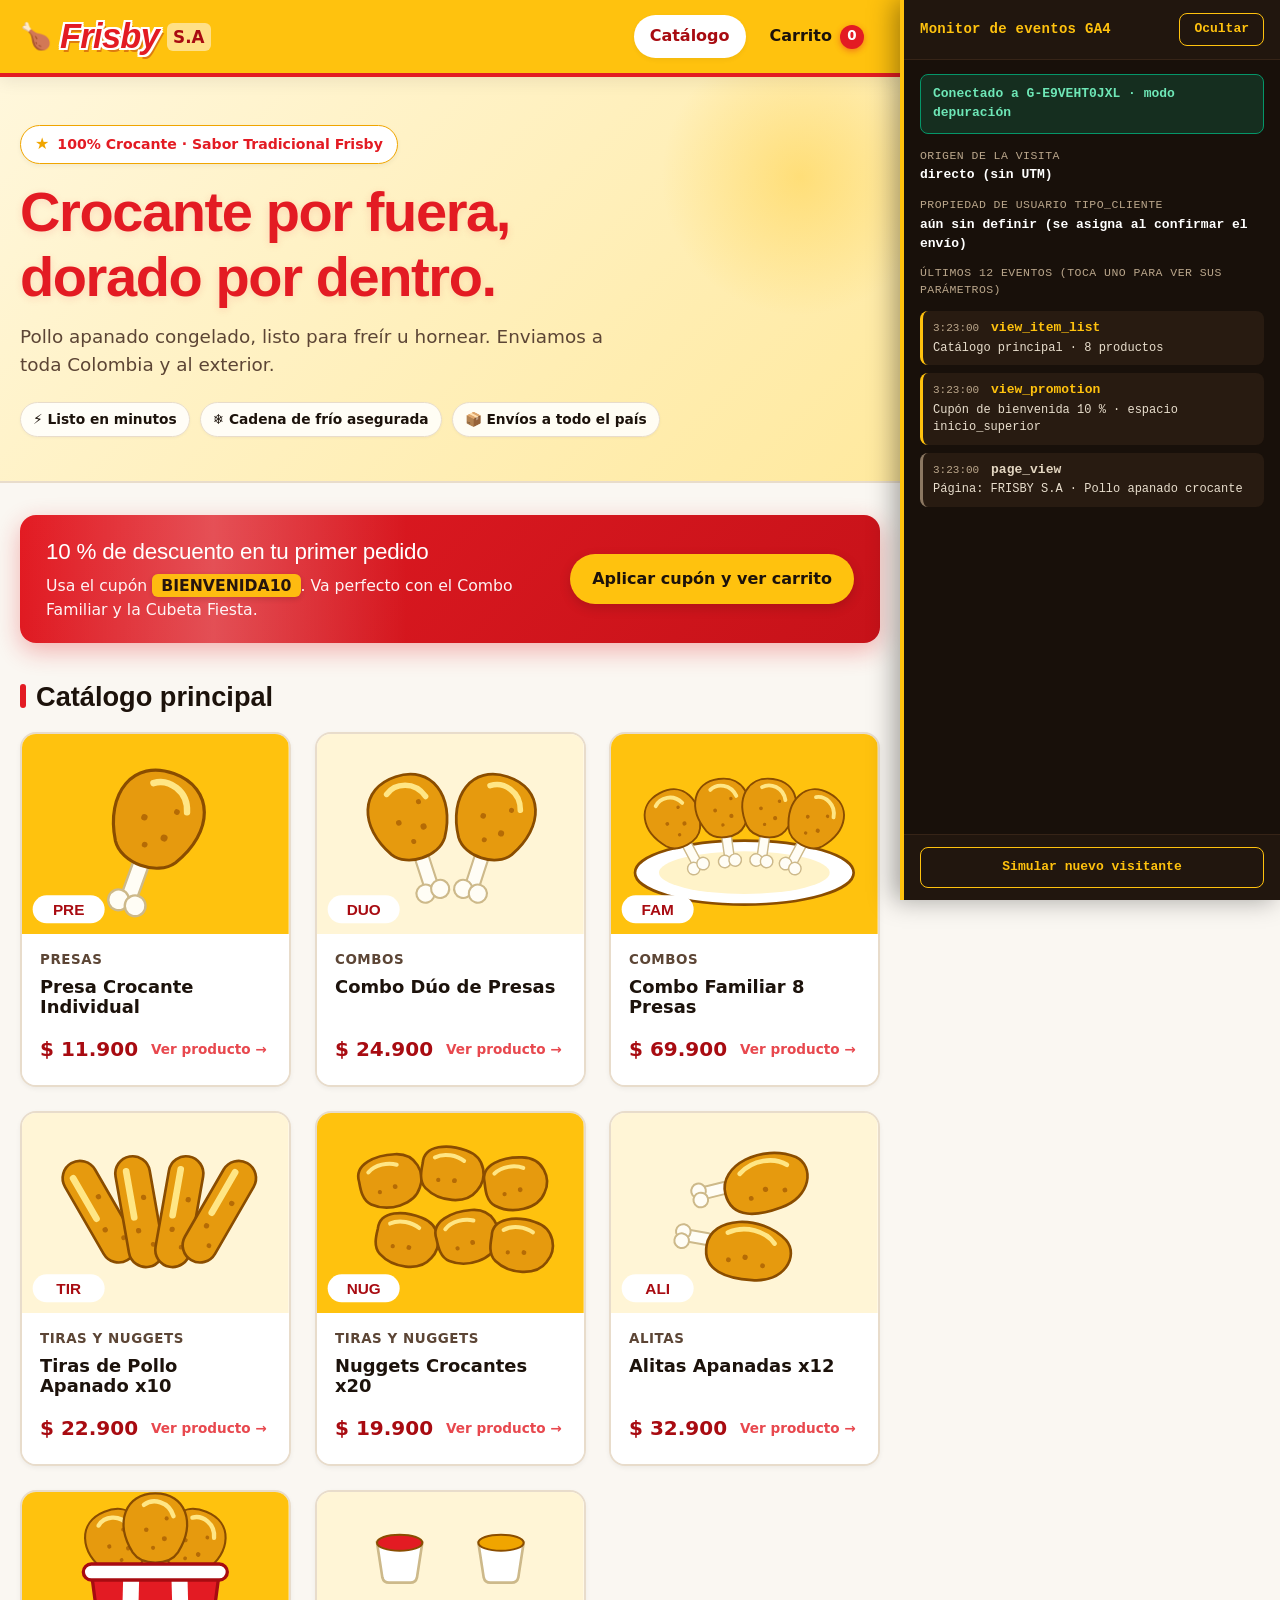
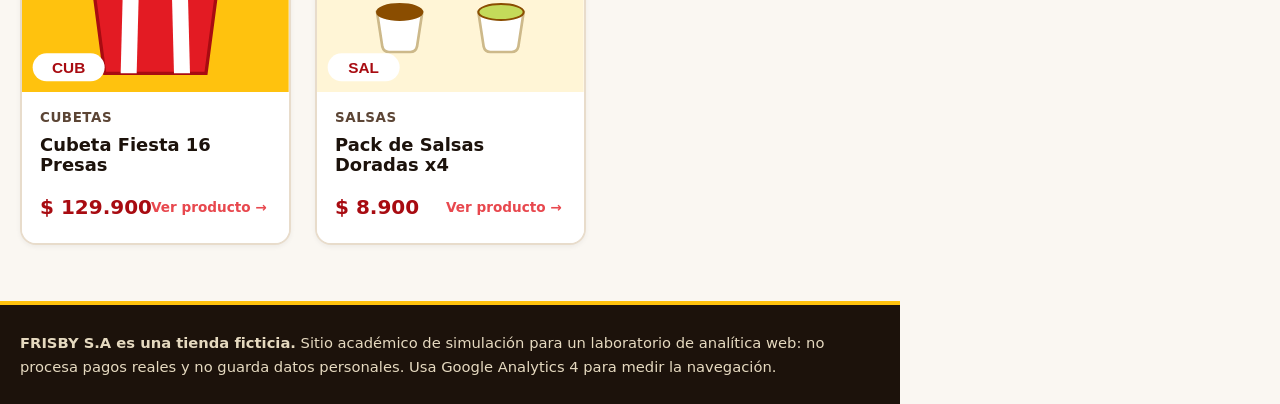
<file: index.html>
<!DOCTYPE html>
<html lang="es">
<head>
  <meta charset="utf-8">
  <meta name="viewport" content="width=device-width, initial-scale=1">
  <title>FRISBY S.A · Pollo apanado crocante</title>
  <meta name="description" content="FRISBY S.A: tienda ficticia de pollo apanado para un laboratorio académico de Google Analytics 4.">
  <link rel="stylesheet" href="css/estilos.css">
  <script>try{if(localStorage.getItem('frisby_monitor_oculto')==='1')document.documentElement.classList.add('monitor-oculto')}catch(e){}</script>
</head>
<body>
  <header class="cabecera">
    <div class="interior">
      <a class="marca" href="index.html" aria-label="FRISBY S.A, ir al inicio">
        <span class="marca-nombre">Frisby</span><span class="marca-sa">S.A</span>
      </a>
      <nav class="menu" aria-label="Principal">
        <a href="index.html" aria-current="page">Catálogo</a>
        <a href="carrito.html">Carrito <span class="contador" id="contador-carrito">0</span></a>
      </nav>
    </div>
  </header>

  <main>
    <section class="portada">
      <div class="interior">
        <div class="portada-insignia">
          <span class="insignia-estrella" aria-hidden="true">★</span>
          <span>100% Crocante · Sabor Tradicional Frisby</span>
        </div>
        <h1>Crocante por fuera,<br>dorado por dentro.</h1>
        <p>Pollo apanado congelado, listo para freír u hornear. Enviamos a toda Colombia y al exterior.</p>
        <div class="portada-chips">
          <span class="chip-item">⚡ Listo en minutos</span>
          <span class="chip-item">❄️ Cadena de frío asegurada</span>
          <span class="chip-item">📦 Envíos a todo el país</span>
        </div>
      </div>
    </section>

    <div class="interior contenido">
      <button type="button" id="banner-cupon" class="banner-cupon">
        <span class="banner-texto">
          <span class="banner-titulo">10 % de descuento en tu primer pedido</span>
          <span class="banner-detalle">Usa el cupón <strong>BIENVENIDA10</strong>. Va perfecto con el Combo Familiar y la Cubeta Fiesta.</span>
        </span>
        <span class="banner-cta" id="banner-cta">Aplicar cupón y ver carrito</span>
      </button>

      <section aria-labelledby="titulo-catalogo">
        <h2 id="titulo-catalogo" class="titulo-seccion">Catálogo principal</h2>
        <div id="catalogo" class="catalogo"></div>
      </section>
    </div>
  </main>

  <footer class="pie">
    <div class="interior">
      <p><strong>FRISBY S.A es una tienda ficticia.</strong> Sitio académico de simulación para un laboratorio de analítica web: no procesa pagos reales y no guarda datos personales. Usa Google Analytics 4 para medir la navegación.</p>
    </div>
  </footer>

  <script src="js/config.js"></script>
  <script src="js/productos.js"></script>
  <script src="js/analytics.js"></script>
  <script src="js/carrito.js"></script>
  <script src="js/monitor.js"></script>
  <script src="js/comun.js"></script>
  <script src="js/pagina-index.js"></script>
</body>
</html>
</file>
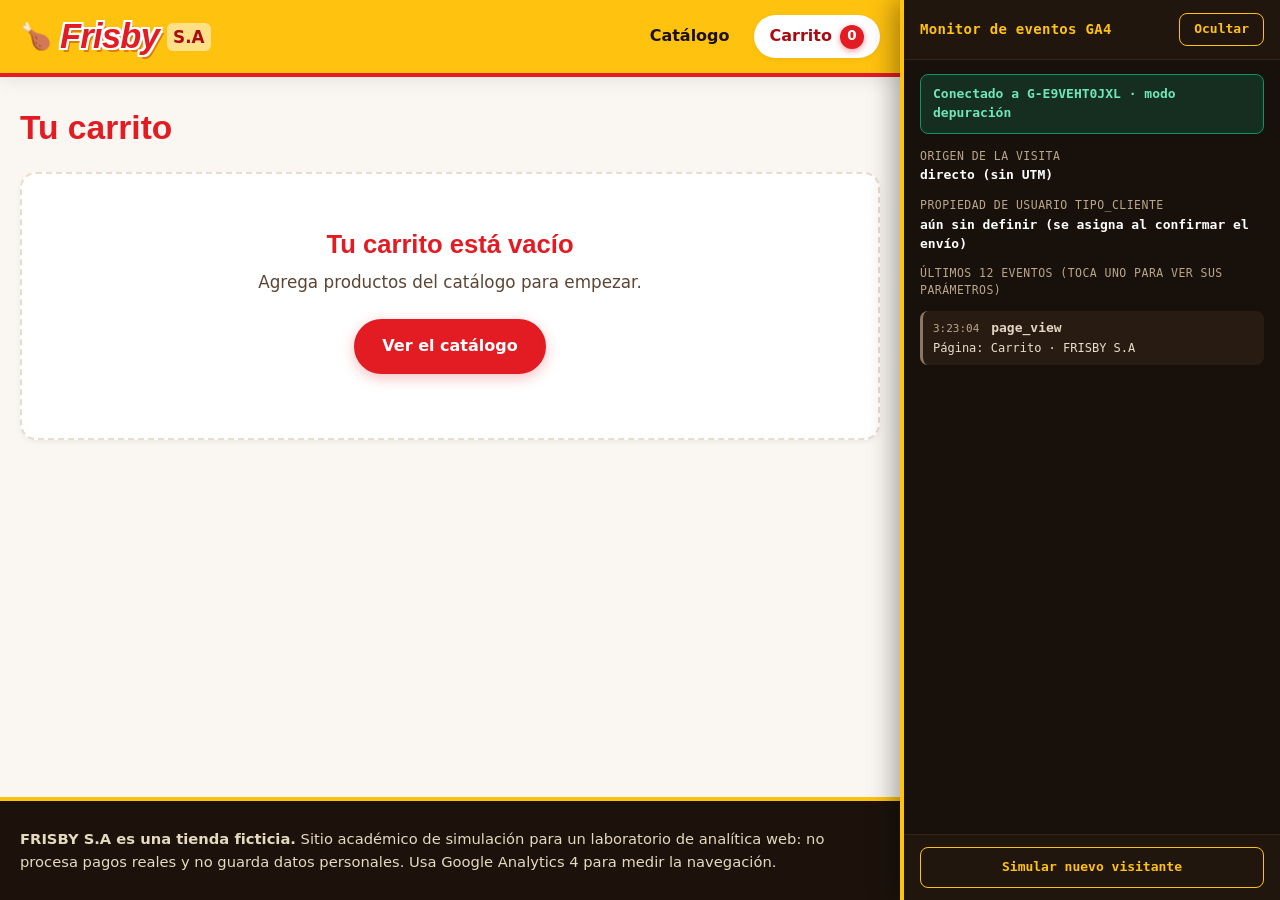
<file: carrito.html>
<!DOCTYPE html>
<html lang="es">
<head>
  <meta charset="utf-8">
  <meta name="viewport" content="width=device-width, initial-scale=1">
  <title>Carrito · FRISBY S.A</title>
  <meta name="description" content="FRISBY S.A: tienda ficticia de pollo apanado para un laboratorio académico de Google Analytics 4.">
  <link rel="stylesheet" href="css/estilos.css">
  <script>try{if(localStorage.getItem('frisby_monitor_oculto')==='1')document.documentElement.classList.add('monitor-oculto')}catch(e){}</script>
</head>
<body>
  <header class="cabecera">
    <div class="interior">
      <a class="marca" href="index.html" aria-label="FRISBY S.A, ir al inicio">
        <span class="marca-nombre">Frisby</span><span class="marca-sa">S.A</span>
      </a>
      <nav class="menu" aria-label="Principal">
        <a href="index.html">Catálogo</a>
        <a href="carrito.html" aria-current="page">Carrito <span class="contador" id="contador-carrito">0</span></a>
      </nav>
    </div>
  </header>

  <main class="interior contenido">
    <h1 class="titulo-pagina">Tu carrito</h1>
    <div id="carrito-contenido"></div>
  </main>

  <footer class="pie">
    <div class="interior">
      <p><strong>FRISBY S.A es una tienda ficticia.</strong> Sitio académico de simulación para un laboratorio de analítica web: no procesa pagos reales y no guarda datos personales. Usa Google Analytics 4 para medir la navegación.</p>
    </div>
  </footer>

  <script src="js/config.js"></script>
  <script src="js/productos.js"></script>
  <script src="js/analytics.js"></script>
  <script src="js/carrito.js"></script>
  <script src="js/monitor.js"></script>
  <script src="js/comun.js"></script>
  <script src="js/pagina-carrito.js"></script>
</body>
</html>
</file>
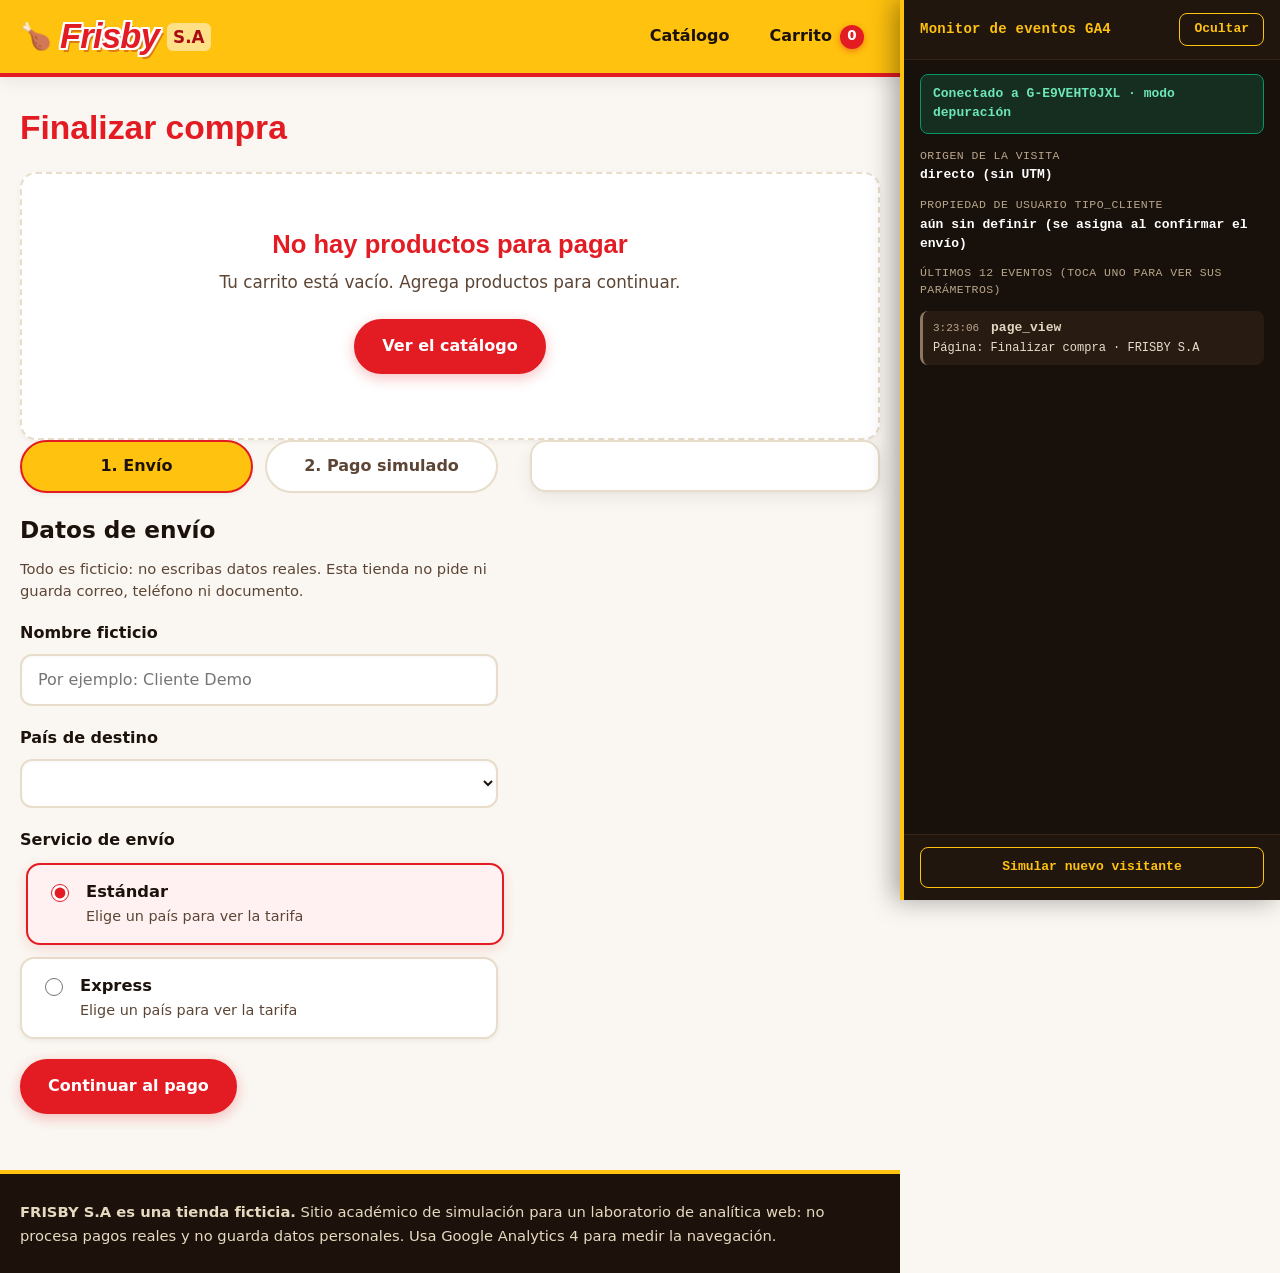
<file: checkout.html>
<!DOCTYPE html>
<html lang="es">
<head>
  <meta charset="utf-8">
  <meta name="viewport" content="width=device-width, initial-scale=1">
  <title>Finalizar compra · FRISBY S.A</title>
  <meta name="description" content="FRISBY S.A: tienda ficticia de pollo apanado para un laboratorio académico de Google Analytics 4.">
  <link rel="stylesheet" href="css/estilos.css">
  <script>try{if(localStorage.getItem('frisby_monitor_oculto')==='1')document.documentElement.classList.add('monitor-oculto')}catch(e){}</script>
</head>
<body>
  <header class="cabecera">
    <div class="interior">
      <a class="marca" href="index.html" aria-label="FRISBY S.A, ir al inicio">
        <span class="marca-nombre">Frisby</span><span class="marca-sa">S.A</span>
      </a>
      <nav class="menu" aria-label="Principal">
        <a href="index.html">Catálogo</a>
        <a href="carrito.html">Carrito <span class="contador" id="contador-carrito">0</span></a>
      </nav>
    </div>
  </header>

  <main class="interior contenido">
    <h1 class="titulo-pagina">Finalizar compra</h1>

    <div id="checkout-vacio" class="vacio" hidden>
      <h2>No hay productos para pagar</h2>
      <p>Tu carrito está vacío. Agrega productos para continuar.</p>
      <a class="boton" href="index.html">Ver el catálogo</a>
    </div>

    <div id="checkout" class="checkout-grid">
      <section class="panel-pasos">
        <ol class="pasos" aria-label="Pasos del checkout">
          <li id="ind-1" class="activo">1. Envío</li>
          <li id="ind-2">2. Pago simulado</li>
        </ol>

        <div id="paso-1">
          <h2 id="titulo-paso-1" tabindex="-1">Datos de envío</h2>
          <p class="nota">Todo es ficticio: no escribas datos reales. Esta tienda no pide ni guarda correo, teléfono ni documento.</p>

          <div class="campo">
            <label for="nombre">Nombre ficticio</label>
            <input id="nombre" type="text" maxlength="40" autocomplete="off" placeholder="Por ejemplo: Cliente Demo">
          </div>

          <div class="campo">
            <label for="pais">País de destino</label>
            <select id="pais" autocomplete="off"></select>
          </div>

          <fieldset class="campo opciones">
            <legend>Servicio de envío</legend>
            <label class="opcion">
              <input type="radio" name="servicio" value="Estándar" checked>
              <span><strong>Estándar</strong><small id="precio-Estándar">Elige un país para ver la tarifa</small></span>
            </label>
            <label class="opcion">
              <input type="radio" name="servicio" value="Express">
              <span><strong>Express</strong><small id="precio-Express">Elige un país para ver la tarifa</small></span>
            </label>
          </fieldset>

          <p id="error-envio" class="mensaje mensaje-error" role="alert" hidden></p>
          <button type="button" id="continuar" class="boton">Continuar al pago</button>
        </div>

        <div id="paso-2" hidden>
          <h2 id="titulo-paso-2" tabindex="-1">Pago simulado</h2>
          <p class="nota">Simulación: aquí no se piden datos de tarjeta, cuentas ni documentos. Elige un método y confirma.</p>

          <fieldset class="campo opciones">
            <legend>Método de pago</legend>
            <label class="opcion"><input type="radio" name="pago" value="Tarjeta de crédito"><span><strong>Tarjeta de crédito</strong><small>Visa, Mastercard y otras (simulado)</small></span></label>
            <label class="opcion"><input type="radio" name="pago" value="PSE"><span><strong>PSE</strong><small>Débito desde tu banco (simulado)</small></span></label>
            <label class="opcion"><input type="radio" name="pago" value="Nequi"><span><strong>Nequi</strong><small>Billetera digital (simulado)</small></span></label>
            <label class="opcion"><input type="radio" name="pago" value="PayPal"><span><strong>PayPal</strong><small>Pago internacional (simulado)</small></span></label>
          </fieldset>

          <p id="error-pago" class="mensaje mensaje-error" role="alert" hidden></p>
          <div class="acciones">
            <button type="button" id="volver" class="boton boton-secundario">Volver al envío</button>
            <button type="button" id="pagar" class="boton">Pagar (simulado)</button>
          </div>
        </div>
      </section>

      <aside id="resumen-checkout" class="resumen" aria-label="Resumen del pedido"></aside>
    </div>
  </main>

  <footer class="pie">
    <div class="interior">
      <p><strong>FRISBY S.A es una tienda ficticia.</strong> Sitio académico de simulación para un laboratorio de analítica web: no procesa pagos reales y no guarda datos personales. Usa Google Analytics 4 para medir la navegación.</p>
    </div>
  </footer>

  <script src="js/config.js"></script>
  <script src="js/productos.js"></script>
  <script src="js/analytics.js"></script>
  <script src="js/carrito.js"></script>
  <script src="js/monitor.js"></script>
  <script src="js/comun.js"></script>
  <script src="js/pagina-checkout.js"></script>
</body>
</html>
</file>
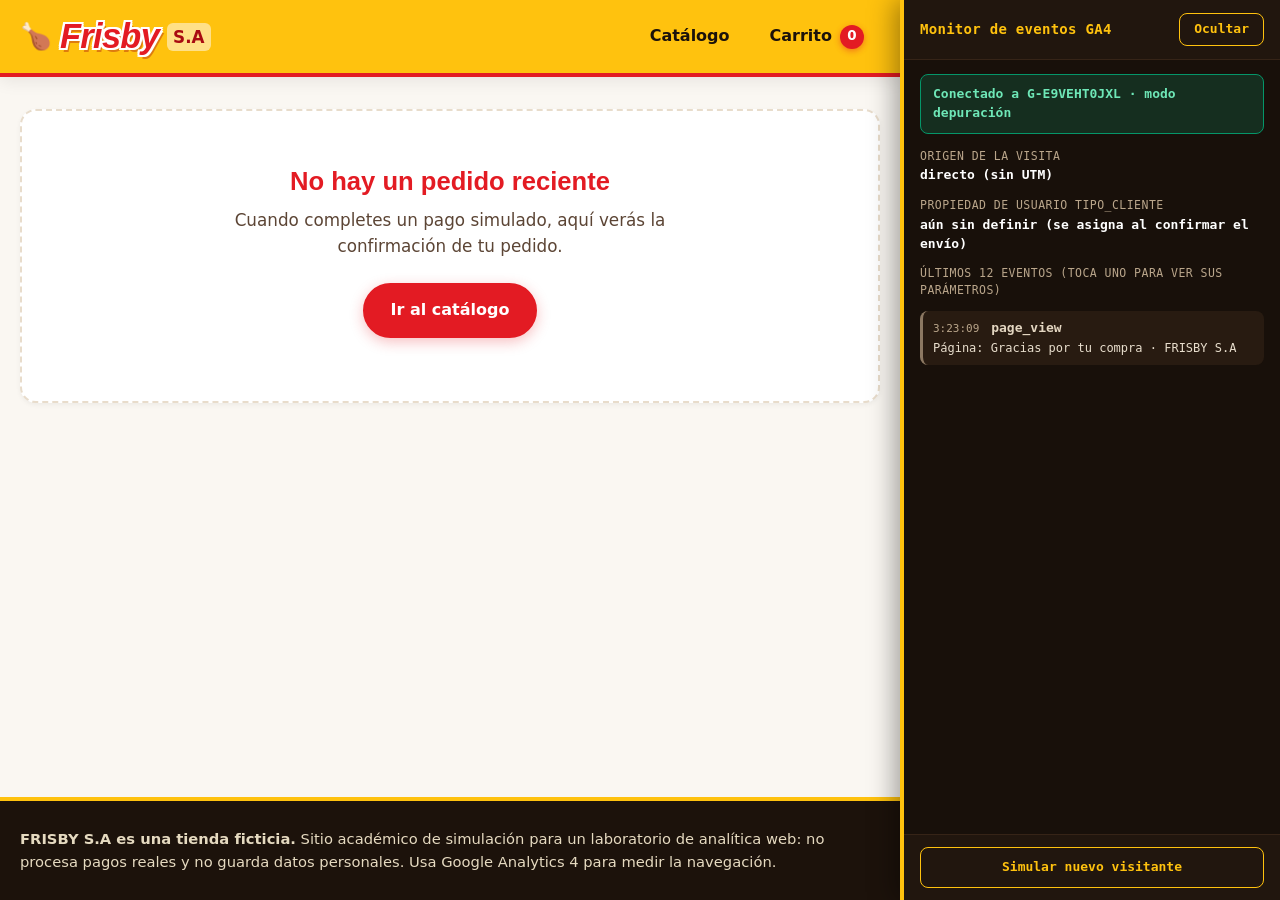
<file: gracias.html>
<!DOCTYPE html>
<html lang="es">

<head>
  <meta charset="utf-8">
  <meta name="viewport" content="width=device-width, initial-scale=1">
  <title>Gracias por tu compra · FRISBY S.A</title>
  <meta name="description"
    content="FRISBY S.A: tienda ficticia de pollo apanado para un laboratorio académico de Google Analytics 4.">
  <link rel="stylesheet" href="css/estilos.css">
  <script>try { if (localStorage.getItem('frisby_monitor_oculto') === '1') document.documentElement.classList.add('monitor-oculto') } catch (e) { }</script>
</head>

<body>
  <header class="cabecera">
    <div class="interior">
      <a class="marca" href="index.html" aria-label="FRISBY S.A, ir al inicio">
        <span class="marca-nombre">Frisby</span><span class="marca-sa">S.A</span>
      </a>
      <nav class="menu" aria-label="Principal">
        <a href="index.html">Catálogo</a>
        <a href="carrito.html">Carrito <span class="contador" id="contador-carrito">0</span></a>
      </nav>
    </div>
  </header>

  <main class="interior contenido">
    <div id="gracias-contenido"></div>
  </main>

  <footer class="pie">
    <div class="interior">
      <p><strong>FRISBY S.A es una tienda ficticia.</strong> Sitio académico de simulación para un laboratorio de
        analítica web: no procesa pagos reales y no guarda datos personales. Usa Google Analytics 4 para medir la
        navegación.</p>
    </div>
  </footer>

  <script src="js/config.js"></script>
  <script src="js/productos.js"></script>
  <script src="js/analytics.js"></script>
  <script src="js/carrito.js"></script>
  <script src="js/monitor.js"></script>
  <script src="js/comun.js"></script>
  <script src="js/pagina-gracias.js"></script>
</body>

</html>
</file>
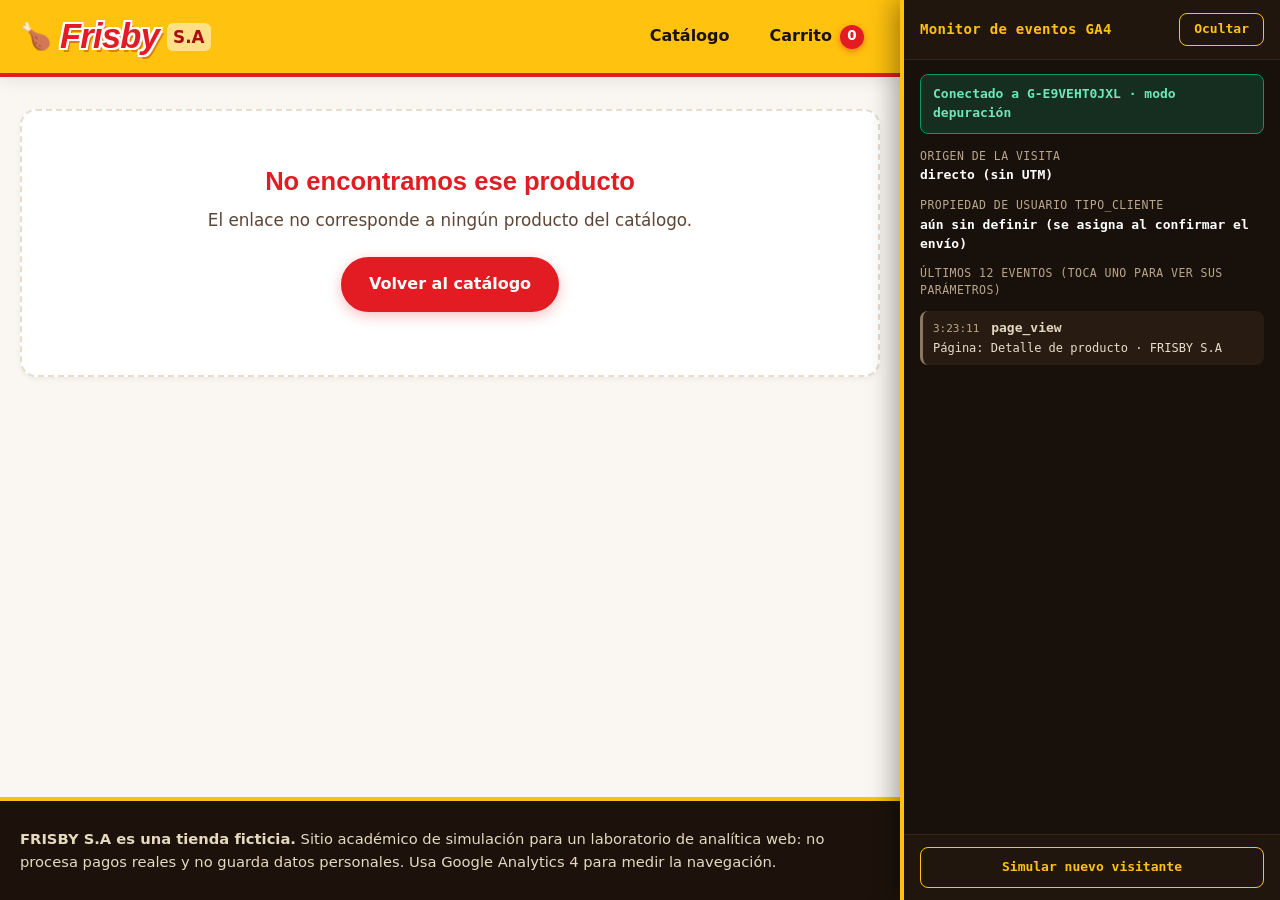
<file: producto.html>
<!DOCTYPE html>
<html lang="es">
<head>
  <meta charset="utf-8">
  <meta name="viewport" content="width=device-width, initial-scale=1">
  <title>Detalle de producto · FRISBY S.A</title>
  <meta name="description" content="FRISBY S.A: tienda ficticia de pollo apanado para un laboratorio académico de Google Analytics 4.">
  <link rel="stylesheet" href="css/estilos.css">
  <script>try{if(localStorage.getItem('frisby_monitor_oculto')==='1')document.documentElement.classList.add('monitor-oculto')}catch(e){}</script>
</head>
<body>
  <header class="cabecera">
    <div class="interior">
      <a class="marca" href="index.html" aria-label="FRISBY S.A, ir al inicio">
        <span class="marca-nombre">Frisby</span><span class="marca-sa">S.A</span>
      </a>
      <nav class="menu" aria-label="Principal">
        <a href="index.html">Catálogo</a>
        <a href="carrito.html">Carrito <span class="contador" id="contador-carrito">0</span></a>
      </nav>
    </div>
  </header>

  <main class="interior contenido">
    <div id="detalle"></div>
  </main>

  <footer class="pie">
    <div class="interior">
      <p><strong>FRISBY S.A es una tienda ficticia.</strong> Sitio académico de simulación para un laboratorio de analítica web: no procesa pagos reales y no guarda datos personales. Usa Google Analytics 4 para medir la navegación.</p>
    </div>
  </footer>

  <script src="js/config.js"></script>
  <script src="js/productos.js"></script>
  <script src="js/analytics.js"></script>
  <script src="js/carrito.js"></script>
  <script src="js/monitor.js"></script>
  <script src="js/comun.js"></script>
  <script src="js/pagina-producto.js"></script>
</body>
</html>
</file>
<file: css/estilos.css>
/* =====================================================================
   FRISBY S.A · Estilos Visuales y Sistema de Diseño
   Paleta: Escala cromática de marca Frisby (Amarillos dorados, Rojos cálidos,
   Neutros de contraste espresso y superficies cálidas).
   Micro-interacciones y elementos animados fluidos.
   ===================================================================== */

:root {
  /* ---------- Escala de Rojos (Acento y CTA principal) ---------- */
  --rojo-50: #FFF1F1;
  --rojo-100: #FFE2E3;
  --rojo-200: #FFC9CB;
  --rojo-300: #FFA1A5;
  --rojo-400: #F34D54;
  --rojo-500: #E31B23;   /* Rojo insignia Frisby */
  --rojo-600: #C71219;
  --rojo-700: #A80B11;   /* Rojo oscuro para contraste óptimo */
  --rojo-800: #88090E;
  --rojo-900: #6B060A;

  /* ---------- Escala de Amarillos y Dorados (Protagonista de marca) ---------- */
  --amarillo-50: #FFFDF0;
  --amarillo-100: #FFF9CE;
  --amarillo-200: #FFF19E;
  --amarillo-300: #FFE669;
  --amarillo-400: #FFD633;
  --amarillo-500: #FFC20E; /* Amarillo dorado insignia Frisby */
  --amarillo-600: #F0A500;
  --amarillo-700: #C78100;
  --amarillo-800: #9E6100;
  --amarillo-900: #6B3F00;

  /* ---------- Escala de Neutros / Tintas Cálidas ---------- */
  --tinta-900: #1C120B;   /* Tinta espresso oscuro para texto principal */
  --tinta-800: #2B1D12;
  --tinta-700: #423022;
  --tinta-600: #5C4535;   /* Texto secundario, WCAG AA complaciente (>4.5:1) */
  --tinta-500: #7A6250;
  --tinta-400: #A38C7A;
  --tinta-300: #CCBAA9;
  --tinta-200: #EADBCE;   /* Líneas y bordes refinados */
  --tinta-100: #F5EFE8;   /* Fondos suaves */
  --tinta-50:  #FAF7F2;   /* Superficie base cálida */

  /* ---------- Escala de Verdes (Éxito y Descuentos) ---------- */
  --verde-50: #ECFDF5;
  --verde-100: #D1FAE5;
  --verde-500: #10B981;
  --verde-600: #059669;
  --verde-700: #047857;

  /* ---------- Mapeo de compatibilidad con nombres existentes ---------- */
  --amarillo: var(--amarillo-500);
  --amarillo-fuerte: var(--amarillo-600);
  --crema: #FFF3C9;
  --crema-suave: #FFFDF4;
  --rojo: var(--rojo-500);
  --rojo-oscuro: var(--rojo-700);
  --blanco: #FFFFFF;
  --tinta: var(--tinta-900);
  --tinta-suave: var(--tinta-600);
  --linea: #E8DCCB;
  --linea-fuerte: #D4C3AC;
  --verde: var(--verde-700);

  /* ---------- Sombras y Elevaciones ---------- */
  --sombra-sm: 0 2px 5px rgba(28, 18, 11, 0.05);
  --sombra-md: 0 6px 18px rgba(28, 18, 11, 0.07), 0 1px 3px rgba(28, 18, 11, 0.04);
  --sombra-lg: 0 14px 32px rgba(28, 18, 11, 0.1), 0 4px 10px rgba(28, 18, 11, 0.05);
  --sombra-xl: 0 20px 40px rgba(28, 18, 11, 0.14);
  --sombra-rojo: 0 8px 24px rgba(227, 27, 35, 0.32);
  --sombra-amarillo: 0 8px 24px rgba(255, 194, 14, 0.38);

  /* ---------- Geometría y Tipografía ---------- */
  --radio: 16px;
  --radio-sm: 10px;
  --radio-pill: 999px;
  --ancho-monitor: 380px;
  --fuente: "Trebuchet MS", "Segoe UI", Roboto, system-ui, sans-serif;
  --fuente-marca: "Arial Black", "Segoe UI Black", Impact, "Helvetica Neue", sans-serif;

  /* ---------- Transiciones estándar ---------- */
  --trans-rapida: 0.18s cubic-bezier(0.4, 0, 0.2, 1);
  --trans-suave: 0.28s cubic-bezier(0.4, 0, 0.2, 1);
  --trans-rebote: 0.38s cubic-bezier(0.34, 1.56, 0.64, 1);
}

*, *::before, *::after { box-sizing: border-box; }

html {
  scroll-padding-top: 90px;
  scroll-behavior: smooth;
}

body {
  margin: 0;
  padding-right: var(--ancho-monitor);
  font-family: var(--fuente);
  font-size: 16px;
  line-height: 1.55;
  color: var(--tinta);
  background: var(--tinta-50);
  min-height: 100vh;
  display: flex;
  flex-direction: column;
  -webkit-font-smoothing: antialiased;
  text-rendering: optimizeLegibility;
}
body > main { flex: 1 0 auto; width: 100%; }
html.monitor-oculto body { padding-right: 0; }

img, svg { max-width: 100%; }
a { color: var(--rojo-oscuro); transition: color var(--trans-rapida); }
h1, h2, h3 { line-height: 1.15; margin: 0; }

:focus-visible {
  outline: 3px solid var(--rojo);
  outline-offset: 3px;
}

.interior { max-width: 1120px; margin: 0 auto; padding: 0 20px; }
.contenido { padding-top: 32px; padding-bottom: 56px; }
.visualmente-oculto {
  position: absolute; width: 1px; height: 1px; overflow: hidden;
  clip: rect(0 0 0 0); white-space: nowrap;
}

/* =====================================================================
   KEYFRAME ANIMATIONS
   ===================================================================== */
@keyframes fadeIn {
  from { opacity: 0; }
  to { opacity: 1; }
}

@keyframes fadeInUp {
  from { opacity: 0; transform: translateY(16px); }
  to { opacity: 1; transform: translateY(0); }
}

@keyframes entradaTarjeta {
  from { opacity: 0; transform: translateY(20px) scale(0.97); }
  to { opacity: 1; transform: translateY(0) scale(1); }
}

@keyframes pulsoBadge {
  0%, 100% { transform: scale(1); box-shadow: 0 0 0 0 rgba(227, 27, 35, 0.4); }
  50% { transform: scale(1.03); box-shadow: 0 0 0 6px rgba(227, 27, 35, 0); }
}

@keyframes pulsoSuave {
  0%, 100% { transform: scale(1); }
  50% { transform: scale(1.04); }
}

@keyframes destelloShimmer {
  0% { transform: translateX(-160%) skewX(-20deg); }
  35%, 100% { transform: translateX(260%) skewX(-20deg); }
}

@keyframes bounceCart {
  0% { transform: scale(1); }
  35% { transform: scale(1.35) rotate(-12deg); }
  65% { transform: scale(0.92) rotate(4deg); }
  100% { transform: scale(1) rotate(0deg); }
}

@keyframes toastSlide {
  0% { opacity: 0; transform: translateY(24px) scale(0.92); }
  70% { opacity: 1; transform: translateY(-3px) scale(1.02); }
  100% { opacity: 1; transform: translateY(0) scale(1); }
}

@keyframes selloGolpe {
  0% { transform: scale(2.6) rotate(-28deg); opacity: 0; }
  60% { transform: scale(0.92) rotate(4deg); opacity: 1; }
  80% { transform: scale(1.08) rotate(-2deg); }
  100% { transform: scale(1) rotate(0deg); opacity: 1; }
}

@keyframes ondaExpansiva {
  0% { transform: scale(0.7); opacity: 0.9; }
  100% { transform: scale(2.2); opacity: 0; }
}

@keyframes sacudirError {
  0%, 100% { transform: translateX(0); }
  20%, 60% { transform: translateX(-7px); }
  40%, 80% { transform: translateX(7px); }
}

@keyframes pulsoPaso {
  0%, 100% { box-shadow: 0 0 0 0 rgba(227, 27, 35, 0.4); }
  50% { box-shadow: 0 0 0 6px rgba(227, 27, 35, 0); }
}

@keyframes nuevoEvento {
  0% { opacity: 0; transform: translateY(-8px); background-color: rgba(255, 194, 14, 0.4); }
  100% { opacity: 1; transform: translateY(0); }
}

@keyframes monitorBotonPulso {
  0%, 100% { box-shadow: 0 4px 14px rgba(0,0,0,0.35), 0 0 0 0 rgba(255, 194, 14, 0.6); }
  50% { box-shadow: 0 6px 20px rgba(0,0,0,0.4), 0 0 0 8px rgba(255, 194, 14, 0); }
}

/* =====================================================================
   CABECERA
   ===================================================================== */
.cabecera {
  position: sticky; top: 0; z-index: 50;
  background: var(--amarillo);
  border-bottom: 4px solid var(--rojo);
  box-shadow: 0 4px 16px rgba(28, 18, 11, 0.08);
  transition: box-shadow var(--trans-suave);
}
.cabecera .interior {
  display: flex; align-items: center; justify-content: space-between;
  gap: 16px; padding-top: 10px; padding-bottom: 10px;
}

.marca {
  display: flex; align-items: center; gap: 8px;
  text-decoration: none;
  transition: transform var(--trans-rebote);
}
.marca:hover {
  transform: translateY(-1px) rotate(-1.5deg) scale(1.02);
}
.marca::before {
  content: "🍗";
  font-size: 1.6rem;
  display: inline-block;
  line-height: 1;
  transition: transform var(--trans-rebote);
}
.marca:hover::before {
  transform: rotate(-15deg) scale(1.15);
}

.marca-nombre {
  font-family: var(--fuente-marca);
  font-style: italic; font-weight: 900;
  font-size: 2.15rem; letter-spacing: -0.02em;
  color: var(--rojo);
  text-shadow:
    2px 0 0 #fff, -2px 0 0 #fff, 0 2px 0 #fff, 0 -2px 0 #fff,
    2px 2px 0 #fff, -2px -2px 0 #fff, 2px -2px 0 #fff, -2px 2px 0 #fff,
    3px 4px 0 rgba(168, 11, 17, .38);
}
.marca-sa {
  font-weight: 800; color: var(--rojo-oscuro); font-size: 1.05rem;
  background: rgba(255, 255, 255, 0.5);
  padding: 1px 6px; border-radius: 6px;
}

.menu { display: flex; gap: 8px; }
.menu a {
  display: inline-flex; align-items: center; gap: 8px;
  padding: 9px 16px; border-radius: var(--radio-pill);
  text-decoration: none; font-weight: 800; color: var(--tinta);
  transition: background var(--trans-rapida), color var(--trans-rapida), transform var(--trans-rapida);
}
.menu a:hover {
  background: rgba(255, 255, 255, 0.75);
  transform: translateY(-1px);
}
.menu a[aria-current="page"] {
  background: var(--blanco);
  color: var(--rojo-oscuro);
  box-shadow: var(--sombra-sm);
}

.contador {
  min-width: 24px; height: 24px; padding: 0 7px;
  display: inline-grid; place-items: center;
  background: var(--rojo); color: #fff; border-radius: var(--radio-pill);
  font-size: .84rem; font-weight: 900;
  box-shadow: 0 2px 6px rgba(227, 27, 35, 0.45);
  transition: transform var(--trans-rebote);
}
.contador.contador-animado,
.contador-pop {
  animation: bounceCart 0.45s cubic-bezier(0.34, 1.56, 0.64, 1);
}

/* =====================================================================
   PORTADA (HERO)
   ===================================================================== */
.portada {
  position: relative;
  overflow: hidden;
  background: linear-gradient(135deg, #FFF7DC 0%, #FFE99E 100%);
  border-bottom: 2px solid var(--linea);
}
.portada::after {
  content: "";
  position: absolute;
  top: -40px; right: -40px; width: 280px; height: 280px;
  background: radial-gradient(circle, rgba(255, 194, 14, 0.35) 0%, transparent 70%);
  border-radius: 50%;
  pointer-events: none;
}
.portada .interior {
  position: relative; z-index: 2;
  padding-top: 48px; padding-bottom: 44px;
}

.portada-insignia {
  display: inline-flex; align-items: center; gap: 8px;
  padding: 6px 14px; margin-bottom: 16px;
  background: var(--blanco);
  border: 1.5px solid var(--amarillo-fuerte);
  border-radius: var(--radio-pill);
  font-size: 0.88rem; font-weight: 800; color: var(--rojo);
  box-shadow: var(--sombra-sm);
  animation: pulsoBadge 3.2s infinite ease-in-out;
}
.insignia-estrella { color: var(--amarillo-600); font-size: 1rem; }

.portada h1 {
  font-family: var(--fuente-marca);
  font-weight: 900; font-size: clamp(2.1rem, 5vw, 3.5rem);
  color: var(--rojo); letter-spacing: -0.025em;
  text-shadow: 0 2px 8px rgba(227, 27, 35, 0.12);
  animation: fadeInUp 0.5s ease-out;
}
.portada p {
  max-width: 52ch; margin: 14px 0 0; font-size: 1.15rem; color: var(--tinta-suave);
  animation: fadeInUp 0.6s ease-out;
}

.portada-chips {
  display: flex; flex-wrap: wrap; gap: 10px; margin-top: 22px;
  animation: fadeInUp 0.7s ease-out;
}
.chip-item {
  display: inline-flex; align-items: center; gap: 6px;
  padding: 6px 12px; background: rgba(255, 255, 255, 0.85);
  border: 1px solid var(--linea); border-radius: var(--radio-pill);
  font-size: 0.86rem; font-weight: 700; color: var(--tinta);
  box-shadow: 0 1px 3px rgba(0, 0, 0, 0.04);
  transition: transform var(--trans-rapida), background var(--trans-rapida);
}
.chip-item:hover {
  transform: translateY(-2px);
  background: var(--blanco);
}

/* =====================================================================
   BANNER DEL CUPÓN (CON ANIMACIÓN DE DESTELLO)
   ===================================================================== */
.banner-cupon {
  position: relative;
  overflow: hidden;
  width: 100%; display: flex; align-items: center; justify-content: space-between; gap: 20px;
  padding: 20px 26px; margin-bottom: 38px;
  background: linear-gradient(135deg, var(--rojo-500) 0%, var(--rojo-600) 100%);
  color: #fff;
  border: 0; border-radius: var(--radio);
  text-align: left; font: inherit; cursor: pointer;
  box-shadow: var(--sombra-rojo);
  transition: transform var(--trans-rebote), box-shadow var(--trans-suave);
}
.banner-cupon::before {
  content: "";
  position: absolute;
  top: 0; left: 0; width: 45%; height: 100%;
  background: linear-gradient(90deg, transparent, rgba(255, 255, 255, 0.24), transparent);
  animation: destelloShimmer 4.8s infinite ease-in-out;
  pointer-events: none;
}
.banner-cupon:hover {
  transform: translateY(-3px);
  box-shadow: 0 12px 28px rgba(227, 27, 35, 0.42);
}
.banner-cupon:active {
  transform: translateY(0) scale(0.99);
}

.banner-texto { display: flex; flex-direction: column; gap: 4px; position: relative; z-index: 2; }
.banner-titulo { font-family: var(--fuente-marca); font-size: 1.4rem; letter-spacing: -0.01em; }
.banner-detalle { opacity: .95; font-size: 0.98rem; }
.banner-detalle strong {
  background: var(--amarillo); color: var(--tinta);
  padding: 2px 9px; border-radius: 6px;
  box-shadow: 0 2px 6px rgba(0, 0, 0, 0.15);
}

.banner-cta {
  flex: none; padding: 13px 22px; border-radius: var(--radio-pill);
  background: var(--amarillo); color: var(--tinta); font-weight: 800;
  box-shadow: 0 4px 12px rgba(0, 0, 0, 0.15);
  position: relative; z-index: 2;
  transition: transform var(--trans-rebote), background var(--trans-rapida);
  animation: pulsoSuave 2.6s infinite ease-in-out;
}
.banner-cupon:hover .banner-cta {
  transform: scale(1.06);
  background: #FFD54F;
  animation: none;
}

/* =====================================================================
   TÍTULOS
   ===================================================================== */
.titulo-seccion {
  font-family: var(--fuente-marca); font-size: 1.7rem; color: var(--tinta);
  margin-bottom: 20px; display: flex; align-items: center; gap: 10px;
}
.titulo-seccion::before {
  content: ""; display: inline-block; width: 6px; height: 24px;
  background: var(--rojo); border-radius: 3px;
}
.titulo-pagina {
  font-family: var(--fuente-marca); font-size: 2.1rem; color: var(--rojo);
  margin-bottom: 24px;
}

/* =====================================================================
   CATÁLOGO Y TARJETAS DE PRODUCTO
   ===================================================================== */
.catalogo {
  display: grid; gap: 24px;
  grid-template-columns: repeat(auto-fill, minmax(235px, 1fr));
}

.tarjeta-producto {
  display: flex; flex-direction: column; overflow: hidden;
  background: var(--blanco);
  border: 2px solid var(--linea);
  border-radius: var(--radio);
  text-decoration: none; color: inherit;
  box-shadow: var(--sombra-sm);
  transition: transform var(--trans-rebote), box-shadow var(--trans-suave), border-color var(--trans-rapida);
  animation: entradaTarjeta 0.5s cubic-bezier(0.16, 1, 0.3, 1) calc(var(--orden, 0) * 0.05s) both;
}
.tarjeta-producto:hover {
  transform: translateY(-8px) scale(1.015);
  border-color: var(--rojo);
  box-shadow: var(--sombra-lg), 0 0 0 1px rgba(227, 27, 35, 0.15);
}

.ilustracion {
  display: block; width: 100%; aspect-ratio: 4 / 3; height: auto;
  transition: transform 0.4s cubic-bezier(0.34, 1.56, 0.64, 1);
  overflow: hidden;
}
.tarjeta-producto:hover .ilustracion {
  transform: scale(1.06);
}

.tarjeta-cuerpo {
  padding: 16px 18px 20px;
  display: flex; flex-direction: column; gap: 6px;
  flex: 1; background: var(--blanco);
}
.tarjeta-cuerpo h3 {
  font-size: 1.12rem; color: var(--tinta);
  transition: color var(--trans-rapida);
}
.tarjeta-producto:hover .tarjeta-cuerpo h3 {
  color: var(--rojo);
}
.categoria {
  font-size: .84rem; font-weight: 700; color: var(--tinta-suave);
  text-transform: uppercase; letter-spacing: 0.04em;
}

.tarjeta-pie {
  display: flex; align-items: center; justify-content: space-between;
  margin-top: auto; padding-top: 10px;
}
.precio {
  font-weight: 900; color: var(--rojo-oscuro); font-size: 1.25rem;
  transition: transform var(--trans-rapida);
}
.tarjeta-producto:hover .precio {
  transform: scale(1.04);
}
.tarjeta-cta {
  font-size: 0.85rem; font-weight: 800; color: var(--rojo);
  opacity: 0.8; transform: translateX(-4px);
  transition: transform var(--trans-rapida), opacity var(--trans-rapida);
}
.tarjeta-producto:hover .tarjeta-cta {
  opacity: 1; transform: translateX(0);
}

/* =====================================================================
   BOTONES
   ===================================================================== */
.boton {
  position: relative;
  overflow: hidden;
  display: inline-block; padding: 13px 26px;
  background: var(--rojo); color: #fff;
  border: 2px solid var(--rojo); border-radius: var(--radio-pill);
  font: inherit; font-weight: 800; text-decoration: none; text-align: center; cursor: pointer;
  box-shadow: 0 4px 14px rgba(227, 27, 35, 0.28);
  transition: transform var(--trans-rebote), background var(--trans-rapida), border-color var(--trans-rapida), box-shadow var(--trans-suave);
}
.boton:hover {
  background: var(--rojo-600); border-color: var(--rojo-600);
  transform: translateY(-2px);
  box-shadow: var(--sombra-rojo);
}
.boton:active {
  transform: translateY(1px) scale(0.98);
}
.boton:disabled {
  opacity: .55; cursor: not-allowed; transform: none; box-shadow: none;
}

.boton-secundario {
  background: var(--blanco); color: var(--rojo-oscuro);
  border-color: var(--rojo); box-shadow: var(--sombra-sm);
}
.boton-secundario:hover {
  background: var(--rojo-50); color: var(--rojo-600); border-color: var(--rojo-600);
}

.boton-ancho { display: block; width: 100%; }
.enlace-boton {
  background: none; border: 0; padding: 4px; font: inherit; font-weight: 700;
  color: var(--rojo-oscuro); text-decoration: underline; cursor: pointer;
  transition: color var(--trans-rapida), transform var(--trans-rapida);
}
.enlace-boton:hover { color: var(--rojo); transform: scale(1.04); }
.enlace-centro { display: block; text-align: center; margin-top: 14px; font-weight: 700; }
.acciones { display: flex; flex-wrap: wrap; gap: 14px; margin-top: 22px; }
.acciones-centro { justify-content: center; }

/* =====================================================================
   DETALLE DE PRODUCTO
   ===================================================================== */
.detalle-grid {
  display: grid; gap: 40px;
  grid-template-columns: minmax(0, 1.1fr) minmax(0, 1fr);
  align-items: start;
}
.detalle-visual {
  border: 2px solid var(--linea); border-radius: var(--radio); overflow: hidden;
  box-shadow: var(--sombra-md); background: var(--blanco);
  transition: transform var(--trans-suave);
}
.detalle-visual:hover {
  transform: scale(1.015);
}
.ilustracion-grande { display: block; width: 100%; height: auto; aspect-ratio: 4 / 3; }

.detalle-info h1 {
  font-family: var(--fuente-marca); font-size: clamp(1.8rem, 3.2vw, 2.4rem);
  color: var(--tinta); margin-top: 4px;
}
.migas { font-size: .92rem; font-weight: 700; margin-bottom: 8px; color: var(--tinta-suave); }
.codigo { margin: 6px 0 0; color: var(--tinta-suave); font-size: .9rem; font-weight: 600; }
.precio-grande { font-size: 2.1rem; margin: 16px 0; color: var(--rojo-oscuro); font-weight: 900; }
.descripcion { max-width: 52ch; font-size: 1.05rem; line-height: 1.6; color: var(--tinta-700); }
.cantidad-fila { display: flex; align-items: center; gap: 16px; margin-top: 24px; }
.cantidad-fila label { font-weight: 800; font-size: 1.05rem; }

.selector {
  display: inline-flex; align-items: center;
  border: 2px solid var(--linea); border-radius: var(--radio-pill);
  overflow: hidden; background: var(--blanco);
  box-shadow: var(--sombra-sm);
  transition: border-color var(--trans-rapida);
}
.selector:hover { border-color: var(--amarillo-fuerte); }
.selector button {
  width: 44px; height: 44px; border: 0; background: var(--crema);
  font-size: 1.35rem; font-weight: 900; color: var(--rojo-oscuro); cursor: pointer;
  transition: background var(--trans-rapida), transform var(--trans-rapida);
}
.selector button:hover { background: var(--amarillo); }
.selector button:active { transform: scale(0.9); }
.selector input {
  width: 58px; height: 44px; border: 0; text-align: center;
  font: inherit; font-weight: 800; -moz-appearance: textfield;
}
.selector input::-webkit-outer-spin-button, .selector input::-webkit-inner-spin-button {
  -webkit-appearance: none; margin: 0;
}
.selector-valor { min-width: 44px; text-align: center; font-weight: 900; font-size: 1.05rem; }

.mensaje {
  min-height: 1.5em; margin: 16px 0 0; color: var(--verde); font-weight: 800;
  animation: fadeIn 0.3s ease;
}
.mensaje-error { color: var(--rojo-oscuro); animation: sacudirError 0.4s ease-in-out; }

/* =====================================================================
   CARRITO Y CHECKOUT
   ===================================================================== */
.carrito-grid, .checkout-grid {
  display: grid; gap: 32px;
  grid-template-columns: minmax(0, 1fr) 350px;
  align-items: start;
}
.lineas { list-style: none; margin: 0; padding: 0; display: flex; flex-direction: column; gap: 16px; }
.linea {
  display: grid; gap: 16px; align-items: center;
  grid-template-columns: 100px minmax(0, 1fr) auto 120px auto;
  padding: 14px 18px;
  background: var(--blanco);
  border: 2px solid var(--linea); border-radius: var(--radio);
  box-shadow: var(--sombra-sm);
  transition: transform var(--trans-rapida), box-shadow var(--trans-rapida), border-color var(--trans-rapida);
}
.linea:hover {
  transform: translateY(-2px);
  border-color: var(--amarillo-fuerte);
  box-shadow: var(--sombra-md);
}

.linea-visual { display: block; border-radius: 10px; overflow: hidden; }
.linea-info { display: flex; flex-direction: column; gap: 2px; min-width: 0; }
.linea-nombre { font-weight: 800; color: var(--tinta); text-decoration: none; font-size: 1.02rem; }
.linea-nombre:hover { color: var(--rojo); text-decoration: underline; }
.linea-precio { color: var(--tinta-suave); font-size: .92rem; }
.linea-precio s { opacity: .7; }
.linea-total { font-weight: 900; text-align: right; color: var(--tinta); font-size: 1.05rem; }
.selector-linea button { width: 38px; height: 38px; }

.cupon-caja {
  margin-top: 26px; padding: 22px;
  background: var(--crema-suave);
  border: 2px dashed var(--amarillo-600);
  border-radius: var(--radio);
  box-shadow: var(--sombra-sm);
}
.cupon-caja h2 { font-size: 1.15rem; margin-bottom: 12px; color: var(--tinta); }
.cupon-fila { display: flex; flex-wrap: wrap; gap: 12px; }
.cupon-fila input { flex: 1 1 200px; }
.cupon-activo { margin: 0; font-size: 0.98rem; }
.cupon-activo strong {
  background: var(--amarillo); color: var(--tinta);
  padding: 2px 8px; border-radius: 6px;
}

.resumen {
  padding: 24px; background: var(--blanco);
  border: 2px solid var(--linea); border-radius: var(--radio);
  box-shadow: var(--sombra-md);
  position: sticky; top: 96px;
}
.resumen h2 { font-size: 1.25rem; margin-bottom: 16px; color: var(--tinta); }
.resumen dl { margin: 0; display: flex; flex-direction: column; gap: 10px; }
.resumen dl > div { display: flex; justify-content: space-between; gap: 12px; }
.resumen dt { color: var(--tinta-suave); font-weight: 600; }
.resumen dd { margin: 0; font-weight: 800; text-align: right; color: var(--tinta); }
.resumen .descuento dd, .resumen .descuento dt { color: var(--verde); font-weight: 800; }
.resumen .total {
  padding-top: 14px; margin-top: 6px;
  border-top: 2px solid var(--linea); font-size: 1.22rem;
}
.resumen .total dt { color: var(--tinta); font-weight: 900; }
.resumen .total dd { color: var(--rojo-oscuro); font-weight: 900; }
.nota { color: var(--tinta-suave); font-size: .92rem; line-height: 1.45; }
.mini-lineas {
  list-style: none; margin: 0 0 16px; padding: 0 0 14px;
  border-bottom: 1px solid var(--linea);
  display: flex; flex-direction: column; gap: 8px; font-size: .92rem;
}
.mini-lineas li { display: flex; justify-content: space-between; gap: 12px; }

.vacio {
  text-align: center; padding: 56px 24px;
  background: var(--blanco);
  border: 2px dashed var(--linea); border-radius: var(--radio);
  box-shadow: var(--sombra-sm);
  animation: fadeIn 0.4s ease;
}
.vacio h1, .vacio h2 { font-family: var(--fuente-marca); font-size: 1.6rem; color: var(--rojo); margin-bottom: 10px; }
.vacio p { max-width: 48ch; margin: 0 auto 24px; color: var(--tinta-suave); font-size: 1.05rem; }

/* =====================================================================
   FORMULARIOS Y CHECKOUT
   ==================================================================== */
.campo { margin: 20px 0; border: 0; padding: 0; }
.campo > label:not(.opcion), .campo > legend {
  display: block; font-weight: 800; margin-bottom: 8px; padding: 0; color: var(--tinta);
}
input[type="text"], select {
  width: 100%; padding: 12px 16px; font: inherit;
  border: 2px solid var(--linea); border-radius: 12px;
  background: #fff; color: var(--tinta);
  box-shadow: inset 0 1px 3px rgba(0, 0, 0, 0.04);
  transition: border-color var(--trans-rapida), box-shadow var(--trans-rapida);
}
input[type="text"]:focus, select:focus {
  border-color: var(--rojo);
  box-shadow: 0 0 0 4px rgba(227, 27, 35, 0.15);
  outline: none;
}

.pasos {
  list-style: none; margin: 0 0 24px; padding: 0;
  display: flex; gap: 12px;
}
.pasos li {
  flex: 1; padding: 12px 16px; border-radius: var(--radio-pill);
  background: var(--blanco); border: 2px solid var(--linea);
  font-weight: 800; color: var(--tinta-suave); text-align: center;
  transition: all var(--trans-suave);
}
.pasos li.activo {
  background: var(--amarillo); border-color: var(--rojo);
  color: var(--tinta);
  box-shadow: var(--sombra-sm);
  animation: pulsoPaso 2.2s infinite ease-in-out;
}
.pasos li.hecho {
  background: var(--crema); border-color: var(--amarillo-fuerte);
  color: var(--tinta);
}
.panel-pasos h2 { font-size: 1.45rem; margin-bottom: 10px; color: var(--tinta); }
.panel-pasos h2:focus { outline: none; }

#paso-1:not([hidden]), #paso-2:not([hidden]) {
  animation: fadeInUp 0.35s ease-out;
}

.opciones { display: flex; flex-direction: column; gap: 12px; }
.opciones legend { margin-bottom: 10px; }
.opcion {
  display: flex; align-items: flex-start; gap: 14px;
  padding: 14px 18px;
  background: var(--blanco);
  border: 2px solid var(--linea); border-radius: 14px;
  cursor: pointer; margin: 0; font-weight: 400;
  box-shadow: var(--sombra-sm);
  transition: transform var(--trans-rapida), border-color var(--trans-rapida), background var(--trans-rapida), box-shadow var(--trans-rapida);
}
.opcion:hover {
  transform: translateX(4px);
  border-color: var(--amarillo-fuerte);
  box-shadow: var(--sombra-md);
}
.opcion:has(input:checked) {
  transform: translateX(6px);
  border-color: var(--rojo);
  background: var(--rojo-50);
  box-shadow: 0 4px 14px rgba(227, 27, 35, 0.14);
}
.opcion input { margin-top: 5px; accent-color: var(--rojo); width: 18px; height: 18px; }
.opcion strong { display: block; font-size: 1.02rem; color: var(--tinta); }
.opcion small { color: var(--tinta-suave); font-size: .9rem; }

/* =====================================================================
   PÁGINA DE GRACIAS (CON ANIMACIÓN DE SELLO OFICIAL)
   ===================================================================== */
.gracias { max-width: 580px; margin: 0 auto; text-align: center; }
.gracias h1 {
  font-family: var(--fuente-marca); font-size: 2.1rem;
  color: var(--rojo); margin: 16px 0 8px;
}
.sello-aura {
  position: relative; width: 92px; height: 92px; margin: 0 auto 10px;
  display: grid; place-items: center;
}
.sello {
  position: relative; z-index: 2;
  width: 82px; height: 82px; margin: 0 auto;
  display: grid; place-items: center; border-radius: 50%;
  background: linear-gradient(135deg, var(--amarillo-400), var(--amarillo-500));
  color: var(--rojo); font-size: 2.8rem; font-weight: 900;
  border: 4px solid var(--rojo);
  box-shadow: 0 8px 24px rgba(227, 27, 35, 0.35);
  animation: selloGolpe 0.7s cubic-bezier(0.34, 1.56, 0.64, 1) both;
}
.sello-onda {
  position: absolute; top: 4px; left: 4px; right: 4px; bottom: 4px;
  border-radius: 50%; border: 3px solid var(--rojo-400);
  animation: ondaExpansiva 1.8s ease-out 0.4s infinite;
  pointer-events: none;
}
.sello-onda-2 {
  animation-delay: 1s;
}

.gracias-id { color: var(--tinta-suave); font-size: 1.02rem; }
.resumen-gracias {
  position: static; text-align: left; margin-top: 24px;
  background: var(--blanco);
}
.nota-medicion {
  margin: 20px 0 0; padding: 12px 16px;
  background: var(--crema); border: 1.5px solid var(--amarillo-fuerte);
  border-radius: 12px; color: var(--tinta); font-size: .94rem; font-weight: 600;
}

/* =====================================================================
   PIE DE PÁGINA
   ===================================================================== */
.pie {
  background: var(--tinta-900);
  color: #F7EBD0;
  border-top: 4px solid var(--amarillo);
}
.pie .interior { padding-top: 26px; padding-bottom: 26px; }
.pie p { margin: 0; max-width: 90ch; font-size: .92rem; line-height: 1.6; opacity: 0.92; }

/* =====================================================================
   AVISO TOAST (CON ANIMACIÓN DE REBOTE)
   ===================================================================== */
#aviso {
  position: fixed; left: 24px; bottom: 24px; z-index: 9999;
  padding: 14px 22px;
  background: var(--tinta-900);
  color: #fff;
  border-radius: 12px;
  border-left: 5px solid var(--amarillo-500);
  box-shadow: 0 10px 30px rgba(0, 0, 0, 0.35);
  font-weight: 800; font-size: 0.98rem;
  display: flex; align-items: center; gap: 10px;
  opacity: 0; pointer-events: none;
  transform: translateY(24px);
  transition: opacity 0.25s, transform 0.25s;
}
#aviso.visible {
  opacity: 1; pointer-events: auto; transform: translateY(0);
  animation: toastSlide 0.4s cubic-bezier(0.34, 1.56, 0.64, 1);
}
.aviso-icono {
  display: inline-grid; place-items: center;
  width: 22px; height: 22px; border-radius: 50%;
  background: var(--amarillo); color: var(--tinta);
  font-size: 13px; font-weight: 900;
}

/* =====================================================================
   MONITOR DE EVENTOS GA4 (AYUDA DIDÁCTICA)
   ===================================================================== */
#monitor {
  position: fixed; top: 0; right: 0; bottom: 0; z-index: 1000;
  width: var(--ancho-monitor);
  display: flex; flex-direction: column;
  background: #18100A; color: #F5ECD9;
  border-left: 4px solid var(--amarillo);
  font: 13px/1.45 ui-monospace, SFMono-Regular, Menlo, Consolas, monospace;
  box-shadow: -6px 0 24px rgba(0, 0, 0, 0.35);
  transition: transform 0.32s cubic-bezier(0.4, 0, 0.2, 1);
}
#monitor[hidden] { display: none; }
.mon-cabecera {
  display: flex; align-items: center; justify-content: space-between;
  gap: 10px; padding: 13px 16px; border-bottom: 1px solid #362417;
  background: #21160E;
}
.mon-cabecera strong { color: var(--amarillo); font-size: 14px; letter-spacing: 0.02em; }
.mon-cuerpo { flex: 1; overflow-y: auto; padding: 14px 16px; }
.mon-pie { padding: 12px 16px; border-top: 1px solid #362417; background: #21160E; }

.mon-boton {
  padding: 6px 14px; font: inherit; font-weight: 800; cursor: pointer;
  background: transparent; color: var(--amarillo);
  border: 1.5px solid var(--amarillo); border-radius: 8px;
  transition: background var(--trans-rapida), color var(--trans-rapida), transform var(--trans-rapida);
}
.mon-boton:hover { background: var(--amarillo); color: #18100A; transform: scale(1.04); }
.mon-boton-ancho { width: 100%; padding: 10px 14px; }

.mon-estado { margin: 0 0 14px; padding: 10px 12px; border-radius: 8px; font-weight: 700; }
.mon-ok { background: rgba(16, 185, 129, .18); color: #6EE7B7; border: 1px solid #059669; }
.mon-error { background: rgba(239, 68, 68, .18); color: #FCA5A5; border: 1px solid #DC2626; }

.mon-bloque { display: flex; flex-direction: column; margin-bottom: 12px; }
.mon-etiqueta { color: #BAA68B; font-size: 11.5px; text-transform: uppercase; letter-spacing: 0.04em; }
.mon-valor { color: #fff; word-break: break-word; font-weight: 600; margin-top: 2px; }

.mon-eventos { list-style: none; margin: 6px 0 0; padding: 0; display: flex; flex-direction: column; gap: 8px; }
.mon-ev {
  background: #281B11; border-radius: 8px;
  border-left: 3.5px solid var(--amarillo);
  transition: transform var(--trans-rapida), background var(--trans-rapida);
}
.mon-ev:hover { background: #322316; transform: translateX(2px); }
.mon-ev:first-child { animation: nuevoEvento 0.4s ease-out; }
.mon-ev-pv { border-left-color: #8C7862; }
.mon-ev-compra { border-left-color: #10B981; background: #132B1C; }
.mon-ev summary { padding: 8px 10px; cursor: pointer; list-style: none; }
.mon-ev summary::-webkit-details-marker { display: none; }
.mon-hora { color: #BAA68B; font-size: 11px; }
.mon-nombre { color: var(--amarillo); font-weight: 800; margin-left: 4px; }
.mon-ev-pv .mon-nombre { color: #E3D6C1; }
.mon-ev-compra .mon-nombre { color: #6EE7B7; }
.mon-resumen { display: block; color: #E8DECD; word-break: break-word; font-size: 12px; margin-top: 2px; }
.mon-ev pre {
  margin: 0; padding: 9px 12px 11px; max-height: 220px; overflow: auto;
  color: #D6C8AC; font-size: 11.5px; border-top: 1px solid #362417;
  white-space: pre-wrap; word-break: break-word; background: #1F150D;
}
.mon-vacio { color: #BAA68B; padding: 8px 0; font-style: italic; }

#monitor-abrir {
  position: fixed; right: 18px; bottom: 18px; z-index: 1000;
  padding: 11px 18px; font: 800 13px var(--fuente); cursor: pointer;
  background: #18100A; color: var(--amarillo);
  border: 2px solid var(--amarillo); border-radius: var(--radio-pill);
  box-shadow: 0 4px 14px rgba(0, 0, 0, 0.35);
  animation: monitorBotonPulso 2.4s infinite ease-in-out;
  transition: transform var(--trans-rapida), background var(--trans-rapida);
}
#monitor-abrir[hidden] { display: none; }
#monitor-abrir:hover { background: var(--amarillo); color: #18100A; transform: scale(1.05); }

/* =====================================================================
   PANTALLAS MEDIANAS
   ===================================================================== */
@media (max-width: 1180px) {
  .carrito-grid, .checkout-grid { grid-template-columns: minmax(0, 1fr); }
  .resumen { position: static; }
  .detalle-grid { grid-template-columns: minmax(0, 1fr); }
}

/* =====================================================================
   PANTALLAS PEQUEÑAS (MONITOR ABAJO)
   ===================================================================== */
@media (max-width: 819.98px) {
  body { padding-right: 0; padding-bottom: 300px; }
  html.monitor-oculto body { padding-bottom: 0; }
  #monitor {
    top: auto; left: 0; right: 0; bottom: 0;
    width: 100%; height: 300px;
    border-left: 0; border-top: 4px solid var(--amarillo);
  }
  .banner-cupon { flex-direction: column; align-items: flex-start; }
  .linea { grid-template-columns: 72px minmax(0, 1fr) auto; }
  .linea .linea-total { grid-column: 2; text-align: left; }
  .linea .enlace-boton { grid-column: 3; justify-self: end; }
  .cabecera .interior { padding-top: 8px; padding-bottom: 8px; }
  .marca-nombre { font-size: 1.75rem; }
}

/* =====================================================================
   ACCESIBILIDAD: PREFERS REDUCED MOTION
   ===================================================================== */
@media (prefers-reduced-motion: reduce) {
  *, *::before, *::after {
    animation-duration: 0.01ms !important;
    animation-iteration-count: 1 !important;
    transition-duration: 0.01ms !important;
    scroll-behavior: auto !important;
  }
}
</file>
